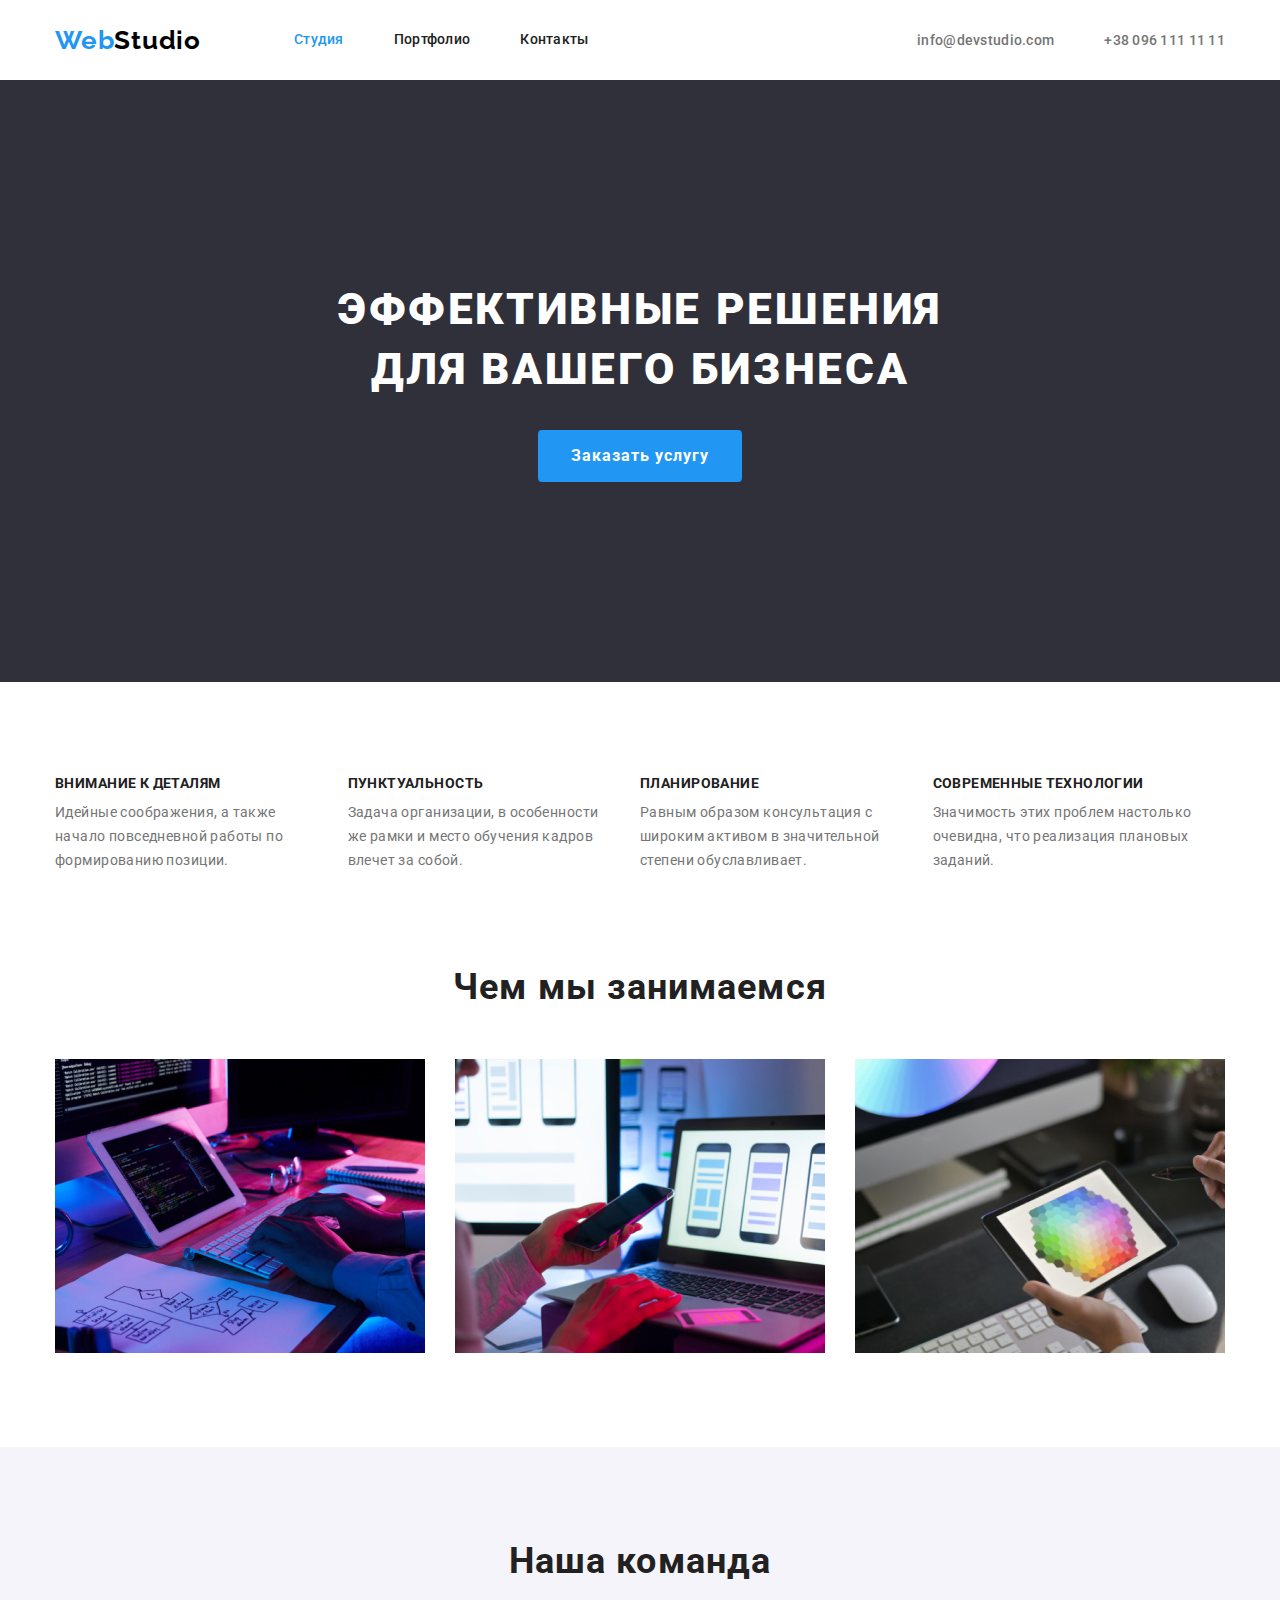
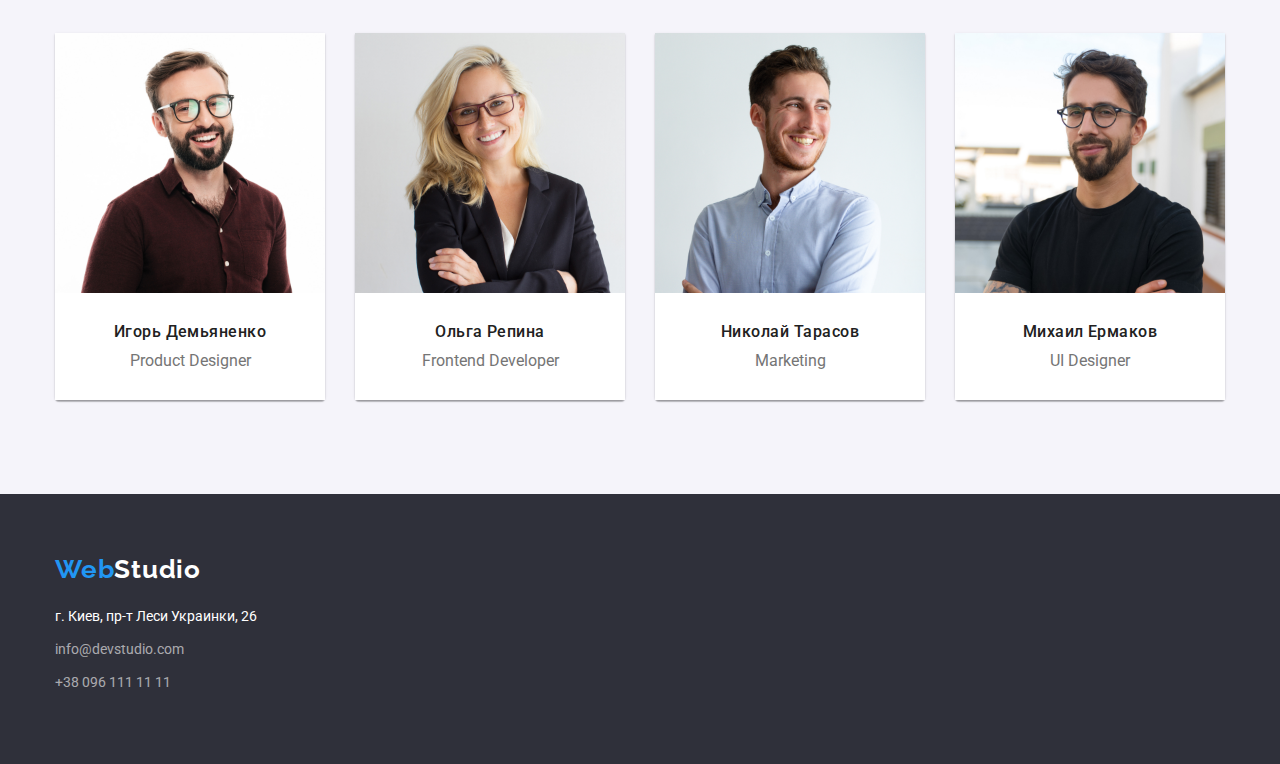
<file: index.html>
<!DOCTYPE html>
<html lang="en">

<head>
    <meta charset="UTF-8">
    <meta http-equiv="X-UA-Compatible" content="IE=edge">
    <meta name="viewport" content="width=device-width, initial-scale=1.0">
    <title>Document</title>
    <link rel="preconnect" href="https://fonts.googleapis.com">
    <link rel="preconnect" href="https://fonts.gstatic.com" crossorigin>
    <link
        href="https://fonts.googleapis.com/css2?family=Raleway:wght@700&family=Roboto:wght@400;500;700;900&display=swap"
        rel="stylesheet">
    <link rel="stylesheet"
        href="https://cdnjs.cloudflare.com/ajax/libs/modern-normalize/1.1.0/modern-normalize.min.css">
    <link rel="stylesheet" href="./css/styles.css">
</head>

<body class="page">

    <!--Хедер-->

    <header class="page-header">

        <div class="container navigation">
            <nav>
                <a href="WebStudio" class="logo"><span class="web">Web</span><span class="studio">Studio</span>
                </a>

                <ul class="site-nav list">
                    <li class="item"> <a href="" class="link current">Студия</a> </li>
                    <li class="item"> <a href="./portfolio.html" class="link">Портфолио</a> </li>
                    <li class="item"> <a href="" class="link">Контакты</a> </li>

                </ul>
            </nav>

            <ul class="contacts list">
                <li class="item"> <a href="mailto:info@devstudio.com" class="link">info@devstudio.com</a> </li>
                <li class="item"> <a href="tel:+380961111111" class="link">+38 096 111 11 11</a> </li>
            </ul>
        </div>


    </header>

    <!--Oсновная часть-->

    <main>
        <!-- Hero-->

        <section class="hero">
            <h1 class="hero-title">Эффективные решения <br> для вашего бизнеса</h1>
            <button class=" hero button">Заказать услугу</button>
        </section>

        <!--Наши приемущества-->

        <section class="section our-advantages">
            <div class="container">
                <ul class="features">
                    <li class="feature-item">
                        <h3 class="feature-item-title">Внимание к деталям </h3>
                        <p class="feature-item-description">Идейные соображения, а также начало повседневной работы по
                            формированию
                            позиции.</p>
                    </li>
                    <li class="feature-item">
                        <h3 class="feature-item-title">Пунктуальность</h3>
                        <p class="feature-item-description">Задача организации, в особенности же рамки и место обучения
                            кадров влечет за
                            собой.</p>
                    </li>
                    <li class="feature-item">
                        <h3 class="feature-item-title">Планирование</h3>
                        <p class="feature-item-description">Равным образом консультация с широким активом в значительной
                            степени
                            обуславливает.</p>
                    </li>
                    <li class="feature-item">
                        <h3 class="feature-item-title">Современные технологии</h3>
                        <p class="feature-item-description">Значимость этих проблем настолько очевидна, что реализация
                            плановых заданий.
                        </p>
                    </li>
                </ul>
        </section>
        </div>
        <!--Чем мы занимаемся-->

        <section class="section work-section">

            <div class="container">

                <h2 class="section-title">Чем мы занимаемся</h2>

                <ul class="work-examples">
                    <li class="list work-img"> <a href=""> <img src="./images/1.jpg" alt="руки печатают на клавиатуре"
                                width="350">
                        </a> </li>
                    <li class="list work-img"> <a href=""> <img src="./images/2.jpg"
                                alt="руки держат смартфон над ноутбуком" width="350"> </a>
                    </li>
                    <li class="list work-img"> <a href=""> <img src="./images/3.jpg"
                                alt="руки держат планшет и перо планшета" width="350">
                        </a> </li>
                </ul>
            </div>
        </section>

        <!--Наша команда-->

        <section class="section our-team">

            <div class="container">

                <h2 class="section-title">Наша команда</h2>

                <ul class="team-members card-set">

                    <li class="list item team-card-item">
                        <div class="team-card">  
                       <img src="./images/Игорь-Демьяненко.jpg" alt="фото Игоря" width="270"> 
                        <div class="team-card-content">
                        <h3 class="team-member">Игорь Демьяненко </h3>
                        <p>Product Designer</p>
                    </div>
                    </div>
                    </li>

                    <li class="list item team-card-item">
                        <div class="team-card">
                     <img src="./images/Ольга-Репина.jpg" alt="фото Ольги" width="270"> 
                    <div class="team-card-content">
                        <h3 class="team-member">Ольга Репина</h3>
                        <p>Frontend Developer </p>
                        </div>
                        </div>
                    </li>

                    <li class="list item team-card-item">
                        <div class="team-card">
               <img src="./images/Николай-Тарасов.jpg" alt="фото Николая" width="270"> 
                    <div class="team-card-content">
                        <h3 class="team-member">Николай Тарасов</h3>
                        <p> Marketing </p>
                        </div>
                        </div>
                    </li>

                    <li class="list item team-card-item">
                        <div class="team-card">
                     <img src="./images/Михаил-Ермаков.jpg" alt="фото Михаила" width="270"> 
                    <div class="team-card-content">
                        <h3 class="team-member">Михаил Ермаков</h3>
                        <p>UI Designer</p>
                        </div>
                        </div>
                    </li>

                </ul>
            </div>
        </section>

    </main>

    <!--Футер-->

    <footer class="footer-info">

        <div class="container">

            <a href="WebStudio" class="logo logo-footer"><span class="web">Web</span>Studio
            </a>

            <!--Адрес-->

            <address class="address">

                <ul>
                    <li class="city footer-info-item">г. Киев, пр-т Леси Украинки, 26</li>
                    <li class="footer-info-item"> <a href="mailto:info@devstudio.com" class="link">info@devstudio.com</a> </li>
                    <li class="footer-info-item"> <a href="tel:+380961111111" class="link">+38 096 111 11 11</a> </li>
                </ul>

            </address>
        </div>
    </footer>

</body>

</html>
</file>
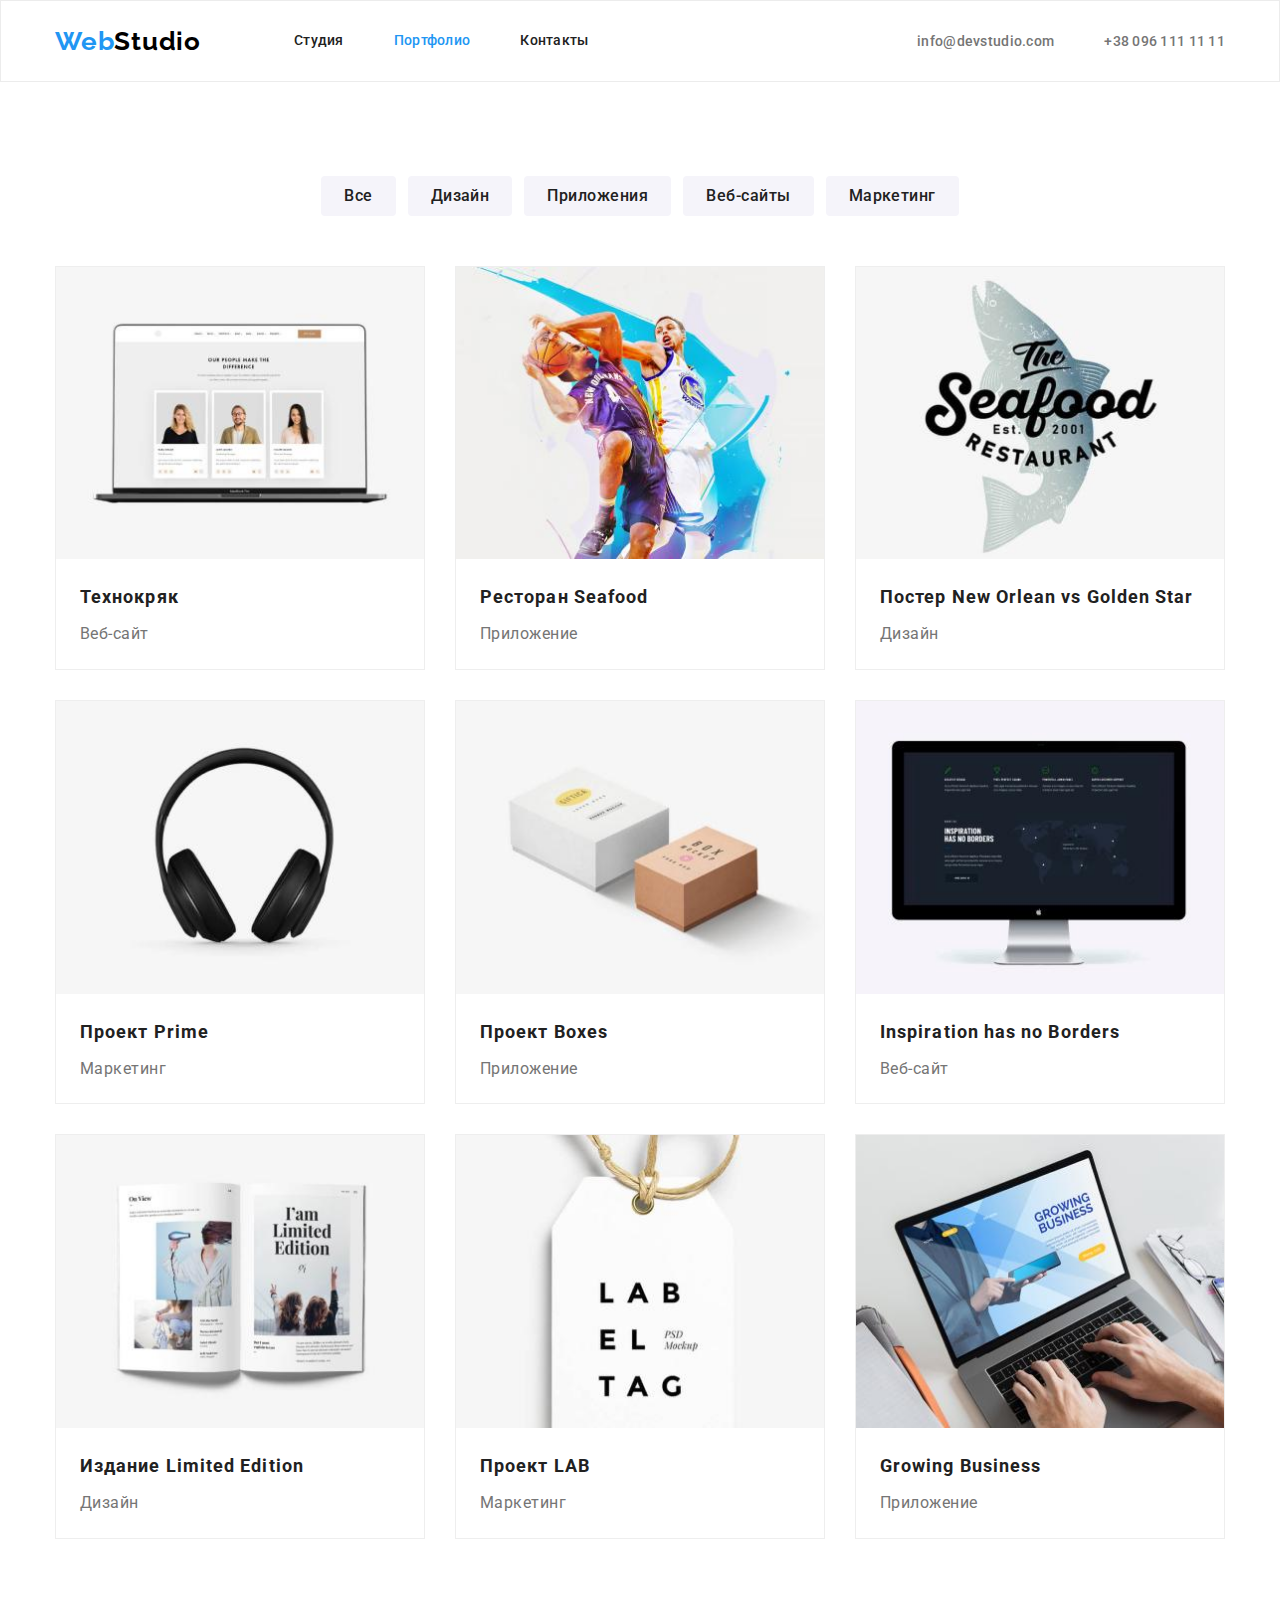
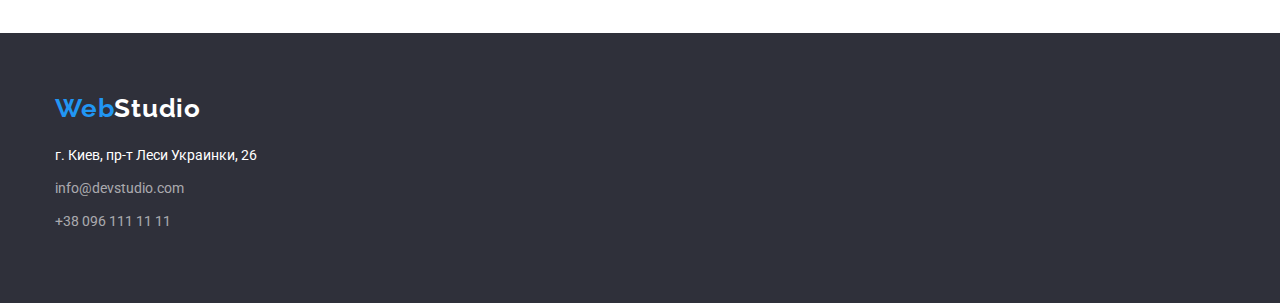
<file: portfolio.html>
<!DOCTYPE html>
<html lang="en">

<head>
    <meta charset="UTF-8">
    <meta http-equiv="X-UA-Compatible" content="IE=edge">
    <meta name="viewport" content="width=device-width, initial-scale=1.0">
    <title>Document</title>
    <link rel="preconnect" href="https://fonts.googleapis.com">
    <link rel="preconnect" href="https://fonts.gstatic.com" crossorigin>
    <link
        href="https://fonts.googleapis.com/css2?family=Raleway:wght@700&family=Roboto:wght@400;500;700;900&display=swap"
        rel="stylesheet">
    <link rel="stylesheet"
        href="https://cdnjs.cloudflare.com/ajax/libs/modern-normalize/1.1.0/modern-normalize.min.css">
    <link rel="stylesheet" href="./css/styles.css">
</head>

<body>


    <!--Хедер-->

    <header class="page-header portfolio-header">

        <div class="container navigation">
            <nav>
                <a href="WebStudio" class="logo"><span class="web">Web</span><span class="studio">Studio</span>
                </a>


                <ul class="site-nav list">
                    <li class="item"> <a href="./index.html" class="link">Студия</a> </li>
                    <li class="item"> <a href="" class="link current">Портфолио</a> </li>
                    <li class="item"> <a href="" class="link">Контакты</a> </li>
                </ul>
            </nav>

            <ul class="contacts list">
                <li class="item"> <a href="mailto:info@devstudio.com" class="link">info@devstudio.com</a> </li>
                <li class="item"> <a href="tel:+380961111111" class="link">+38 096 111 11 11</a> </li>
            </ul>
        </div>

    </header>

    <!--Oсновная часть-->

    <main>

        <!--Фильтр-->

        <section class="section">

            <div class="container">

                <ul class="list filter-title">
                    <li class="item"><button class="button filter-title-button">Все</button></li>
                    <li class="item"><button class="button filter-title-button">Дизайн</button></li>
                    <li class="item"><button class="button filter-title-button">Приложения</button></li>
                    <li class="item"><button class="button filter-title-button">Веб-сайты</button></li>
                    <li class="item"><button class="button filter-title-button">Маркетинг</button></li>
                </ul>

                <ul class="filter list card-set">

                    <li class="item">
                       <div class="card"> 
                          <div class="card-thumb"><img src="./images/project-1.jpg" alt="люди на экране Макбука" width="300"></div>
                       <div class="card-content"> 
                        <h3 class="subtitle">Технокряк</h3>
                        <p class="subtitle-description">Веб-сайт</p>
                        </div>
                        </div>

                    </li>
                    <li class="item">
                        <div class="card">
                    <div class="card-thumb"> <img src="./images/project-2.jpg" alt="двое баскетболистов с мячом" width="300"></div>
                    <div class="card-content">
                    <h3 class="subtitle">Ресторан Seafood</h3>
                        <p class="subtitle-description">Приложение</p>
                        </div>
                        </div>
                    </li>

                    <li class="item">
                        <div class="card">
                        <div class="card-thumb"> <img src="./images/project-3.jpg" alt="логотип ресторана морепродуктов" width="300"> </div>
                        <div class="card-content">
                        <h3 class="subtitle">Постер New Orlean vs Golden Star</h3>
                        <p class="subtitle-description">Дизайн</p>
                        </div>
                    </div>
                    </li>

                    <li class="item">
                        <div class="card">
                        <div class="card-thumb"> <img src="./images/project-4.jpg" alt="наушники" width="300"> </div>
                        <div class="card-content">
                        <h3 class="subtitle">Проект Prime</h3>
                        <p class="subtitle-description">Маркетинг</p>
                        </div>
                        </div>
                    </li>

                    <li class="item">
                        <div class="card">
                    <div class="card-thumb">   <img src="./images/project-5.jpg" alt="две коробки" width="300"> </div>
                    <div class="card-content">
                    <h3 class="subtitle">Проект Boxes</h3>
                        <p class="subtitle-description">Приложение</p>
                        </div>
                        </div>
                    </li>

                    <li class="item">
                        <div class="card">
                    <div class="card-thumb"> <img src="./images/project-6.jpg" alt="монитор Макбука" width="300"> </div>
                    <div class="card-content">
                    <h3 class="subtitle">Inspiration has no Borders</h3>
                        <p class="subtitle-description">Веб-сайт</p>
                        </div>
                        </div>
                    </li>

                    <li class="item">
                        <div class="card">
                        <div class="card-thumb"><img src="./images/project-7.jpg" alt="открытый журнал" width="300"> </div>
                    <div class="card-content">
                        <h3 class="subtitle">Издание Limited Edition</h3>
                        <p class="subtitle-description">Дизайн</p>
                       </div>
                        </div>
                    </li>

                    <li class="item">
                        <div class="card">
                        <div class="card-thumb"> <img src="./images/project-8.jpg" alt="логотип проекту Леб" width="300"> </div>
                    <div class="card-content">
                        <h3 class="subtitle">Проект LAB</h3>
                        <p class="subtitle-description">Маркетинг</p>
                    </div>
                    </div>
                </li>

                    <li class="item">
                        <div class="card">
                    <div class="card-thumb"> <img src="./images/project-9.jpg" alt="руки печатают на ноутбуке" width="300"> </div>
                    <div class="card-content">
                    <h3 class="subtitle">Growing Business</h3>
                        <p class="subtitle-description">Приложение</p>
                        </div>
                        </div>
                    </li>
                </ul>
            </div>
        </section>
    </main>

    <!--Футер-->

    <footer>
    
        <div class="container footer-info">
    
            <a href="WebStudio" class="logo logo-footer"><span class="web">Web</span>Studio
            </a>
    
            <!--Адрес-->
    
            <address class="address">
    
                <ul>
                    <li class="city footer-info-item">г. Киев, пр-т Леси Украинки, 26</li>
                    <li class="footer-info-item"> <a href="mailto:info@devstudio.com" class="link">info@devstudio.com</a>
                    </li>
                    <li class="footer-info-item"> <a href="tel:+380961111111" class="link">+38 096 111 11 11</a> </li>
                </ul>
    
            </address>
        </div>
</body>

</html>
</file>
<file: css/styles.css>
/* цвет основного текста #757575 */
/* вторичний цвет #212121 */
/* черний цвет #000000 */
/* белый цвет #FFFFFF */
/*accent #2196F3 */
/* вторичний цвет фона #F5F4FA */

:root {
  --primary-text-color: #757575;
  --secondary-text-color: #212121;
  --accent-color: #2196f3;

  --card-set-gap: 30px;
}

body {
  background-color: #ffffff;
  color: var(--primary-text-color);
  font-family: Roboto, san-serif;
}

h1,
h2,
h3,
ul,
li,
p {
  margin: 0;
}

img {
  display: block;
  width: 100%;
  height: auto;
}

/* Лого logo*/

.logo {
  font-family: Raleway, san-serif;
  font-size: 26px;
  line-height: 1.19;
  text-decoration: none;
  font-weight: 700;


  letter-spacing: 0.03em;
}
.logo .web {
  color: var(--accent-color);
}
.logo .studio {
  color: #000000;
}

/* Page header */

.container {
  width: 1200px;
  margin-left: auto;
  margin-right: auto;
  padding-left: 15px;
  padding-right: 15px;
}

.portfolio-header {
  border: 1px solid #ECECEC;
}

/* Site nav & Contacts */

nav {
  display: flex;
  align-items: center;
}

.navigation {
  display: flex;
  align-items: center;
}

.site-nav {
  display: flex;
  margin-left: 93px;
}

.site-nav .item + .item {
  margin-left: 50px;
}

.site-nav .contacts {
  font-weight: 500;
  font-size: 14px;
  letter-spacing: 0.02em;
  line-height: 1.14;
}

.site-nav .link {
  display: block;
  padding-top: 32px;
  padding-bottom: 32px;

  color: #212121;

  text-decoration: none;
  font-weight: 500;
  font-size: 14px;
  line-height: 1.14;
  letter-spacing: 0.02em;
}

.site-nav .link:hover,
.site-nav .link:focus {
  color: var(--accent-color);
}

.site-nav .link.current {
  color: var(--accent-color);
}

.contacts .link {
  color: var(--primary-text-color);
  text-decoration: none;
  font-weight: 500;
  font-size: 14px;
  line-height: 1.14;
  letter-spacing: 0.02em;
}

.contacts :hover,
.contacts :focus {
  color: var(--accent-color);
}

.contacts {
  display: flex;
  margin-left: auto;
}

.contacts .item + .item {
  margin-left: 50px;
}

.section {
  padding-top: 94px;
  padding-bottom: 94px;
}

/* Чем мы занимаемся */

.work-section {
  padding-top: 0;
}

.section-title {
  color: var(--secondary-text-color);
  font-weight: 700;
  font-size: 36px;
  line-height: 1.16;
  text-align: center;
  letter-spacing: 0.03em;
  margin-bottom: 50px;
}

.work-examples {
  display: flex;
  margin-left: -30px;
}

.work-img {
  flex-basis: calc((100% - 3 * 30px) / 3);
  margin-left: 30px;
}

/* наша команда */

li .list :not(:last-child) {
  margin-right: 30px;
}

.our-team {
  background-color: #f5f4fa;
}

.team-members {
  flex-basis: calc((100% - 3 * 30px) / 4);
}

.team-card-content {
  text-align: center;
  padding: 30px 0;
  background-color: #fff;
}

.team-member {
  margin-bottom: 10px;
  font-weight: 500;
  font-size: 16px;
  line-height: 1.18;
  text-align: center;
  color: var(--secondary-text-color);
  letter-spacing: 0.03em;
}

.team-card-item {
  box-shadow: 0px 1px 3px rgba(0, 0, 0, 0.12), 0px 1px 1px rgba(0, 0, 0, 0.14),
    0px 2px 1px rgba(0, 0, 0, 0.2);
  border-radius: 0px 0px 4px 4px;
}

/* Hero */

.hero {
  padding: 200px 0;

  color: #ffffff;
  background-color: #2f303a;
  text-align: center;
}

.hero-title {
  margin-top: 0;
  margin-bottom: 30px;
  font-weight: 900;
  font-size: 44px;
  line-height: 1.36;
  letter-spacing: 0.06em;
  text-transform: uppercase;
}

/* Features */

ul {
  padding: 0;
  margin: 0;
  list-style: none;
}

.features {
  display: flex;
}

.feature-item {
  margin-right: 30px;
}

.feature-item:not(:last-child) {
  margin-right: 30px;
}

.feature-item {
  flex-basis: calc((100% - 90px) / 4);
}

.feature-item-title {
  color: var(--secondary-text-color);
  font-style: normal;
  font-weight: 700;
  font-size: 14px;
  line-height: 1.14;
  letter-spacing: 0.03em;
  text-transform: uppercase;
  margin-top: 0;

  margin-bottom: 10px;
}
.item .title {
  font-weight: 700;
  font-size: 14px;
  line-height: 1.14;
}

.feature-item-description {
  color: var(--primary-text-color);
  font-weight: 400;
  font-size: 14px;
  line-height: 1.71;
  letter-spacing: 0.03em;
}

.subtitle {
  margin-bottom: 4px;

  font-weight: 700;
  font-size: 18px;
  line-height: 2;
  color: var(--secondary-text-color);
  letter-spacing: 0.06em;
}

.subtitle-description {
  font-weight: 400;
  font-size: 16px;
  line-height: 1.87;
  letter-spacing: 0.03em;
}

/* Button */

.button {
  display: inline-block;
  color: #ffffff;
  background-color: #2196f3;
  font-weight: bold;
  font-size: 16px;
  line-height: 1.87;
  border-radius: 4px;
  border: 1px solid transparent;
}

.hero.button {
  align-items: center;
  text-align: center;
  letter-spacing: 0.06em;
  padding: 10px 32px;
}

.list .button {
  color: var(--secondary-text-color);
  background-color: #f5f4fa;
}

.list .button:focus,
.list .button:hover {
  color: #ffffff;
  background-color: #2196f3;
  box-shadow: 0px 3px 1px rgba(0, 0, 0, 0.1), 0px 1px 2px rgba(0, 0, 0, 0.08), 0px 2px 2px rgba(0, 0, 0, 0.12);
}

.filter .title {
  color: var(--secondary-text-color);
}

/* Фильтр */

.filter-title {
  margin-bottom: 50px;
  display: flex;
  justify-content: center;
}

.filter-title-button {
  padding: 6px 22px;
  font-weight: 500;
  font-size: 16px;
  line-height: 1.62;
  text-align: center;
  letter-spacing: 0.03em;
  cursor: pointer;
}

.filter-title .item + .item {
  margin-left: 12px;
}

.card {
border: 1px solid #EEEEEE;
}

.card-set {
  display: flex;
  margin-left: calc(-1 * var(--card-set-gap));
  margin-top: calc(-1 * var(--card-set-gap));
}

.filter {
  flex-wrap: wrap;
}

.card-set > .item {
  flex-basis: calc(100% / 3 - var(--card-set-gap));
  margin-left: var(--card-set-gap);
  margin-top: var(--card-set-gap);
}

.card-content {
  padding: 20px 24px;
}

/* Футер */
footer {
  background-color: #2f303a;
}

/* Адрес */

.address ul {
  font-style: normal;
  list-style-type: none;
  font-weight: 400;
  font-size: 14px;
  line-height: 1.71;
}

.address .city {
  color: #ffffff;
}

.address .link {
  text-decoration: none;
  color: rgba(255, 255, 255, 0.6);
}

.logo.logo-footer {
  color: #ffffff;
}

.footer-info {
  padding-top: 60px;
  padding-bottom: 60px;
}

.logo-footer {
  display: inline-block;
  margin-bottom: 20px;
}

.footer-info-item {
  margin-bottom: 9px;
}

.footer-info-item .link:hover,
.footer-info-item .link:focus {
  color: var(--accent-color);
</file>
